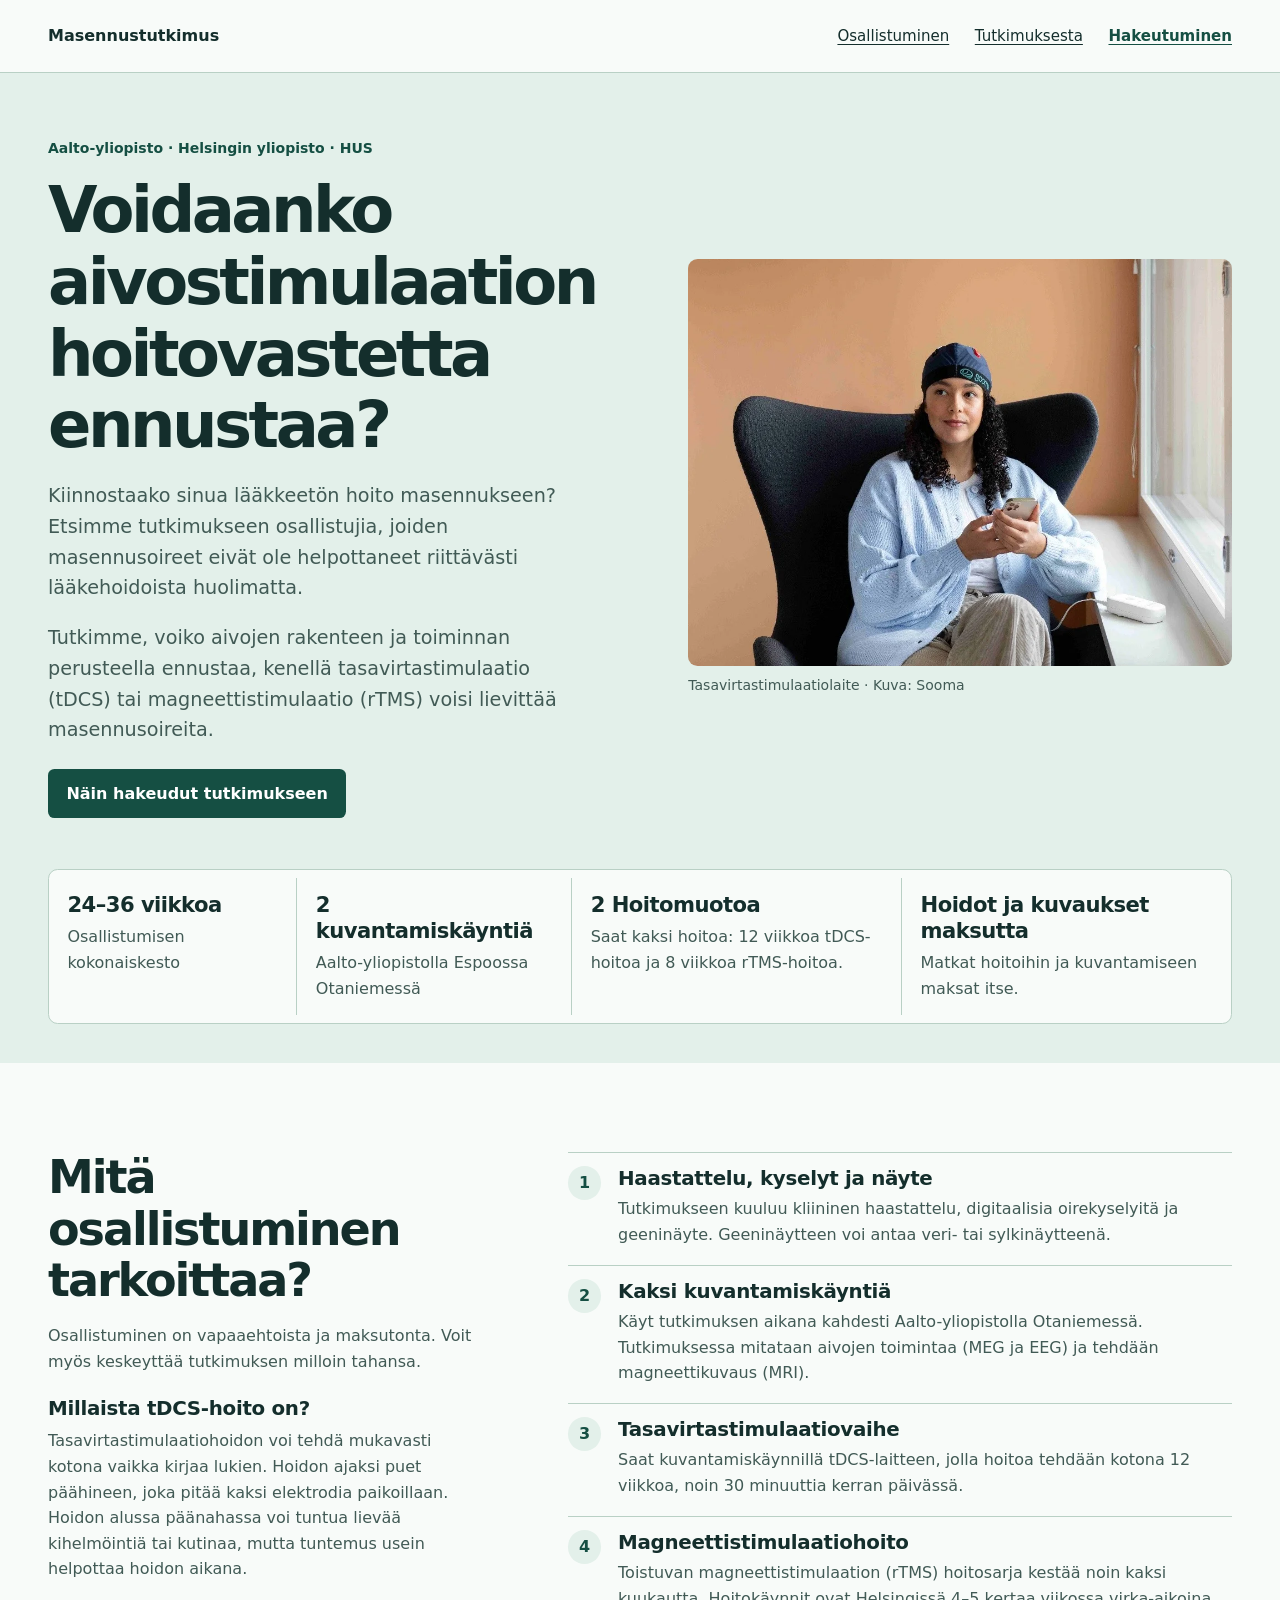
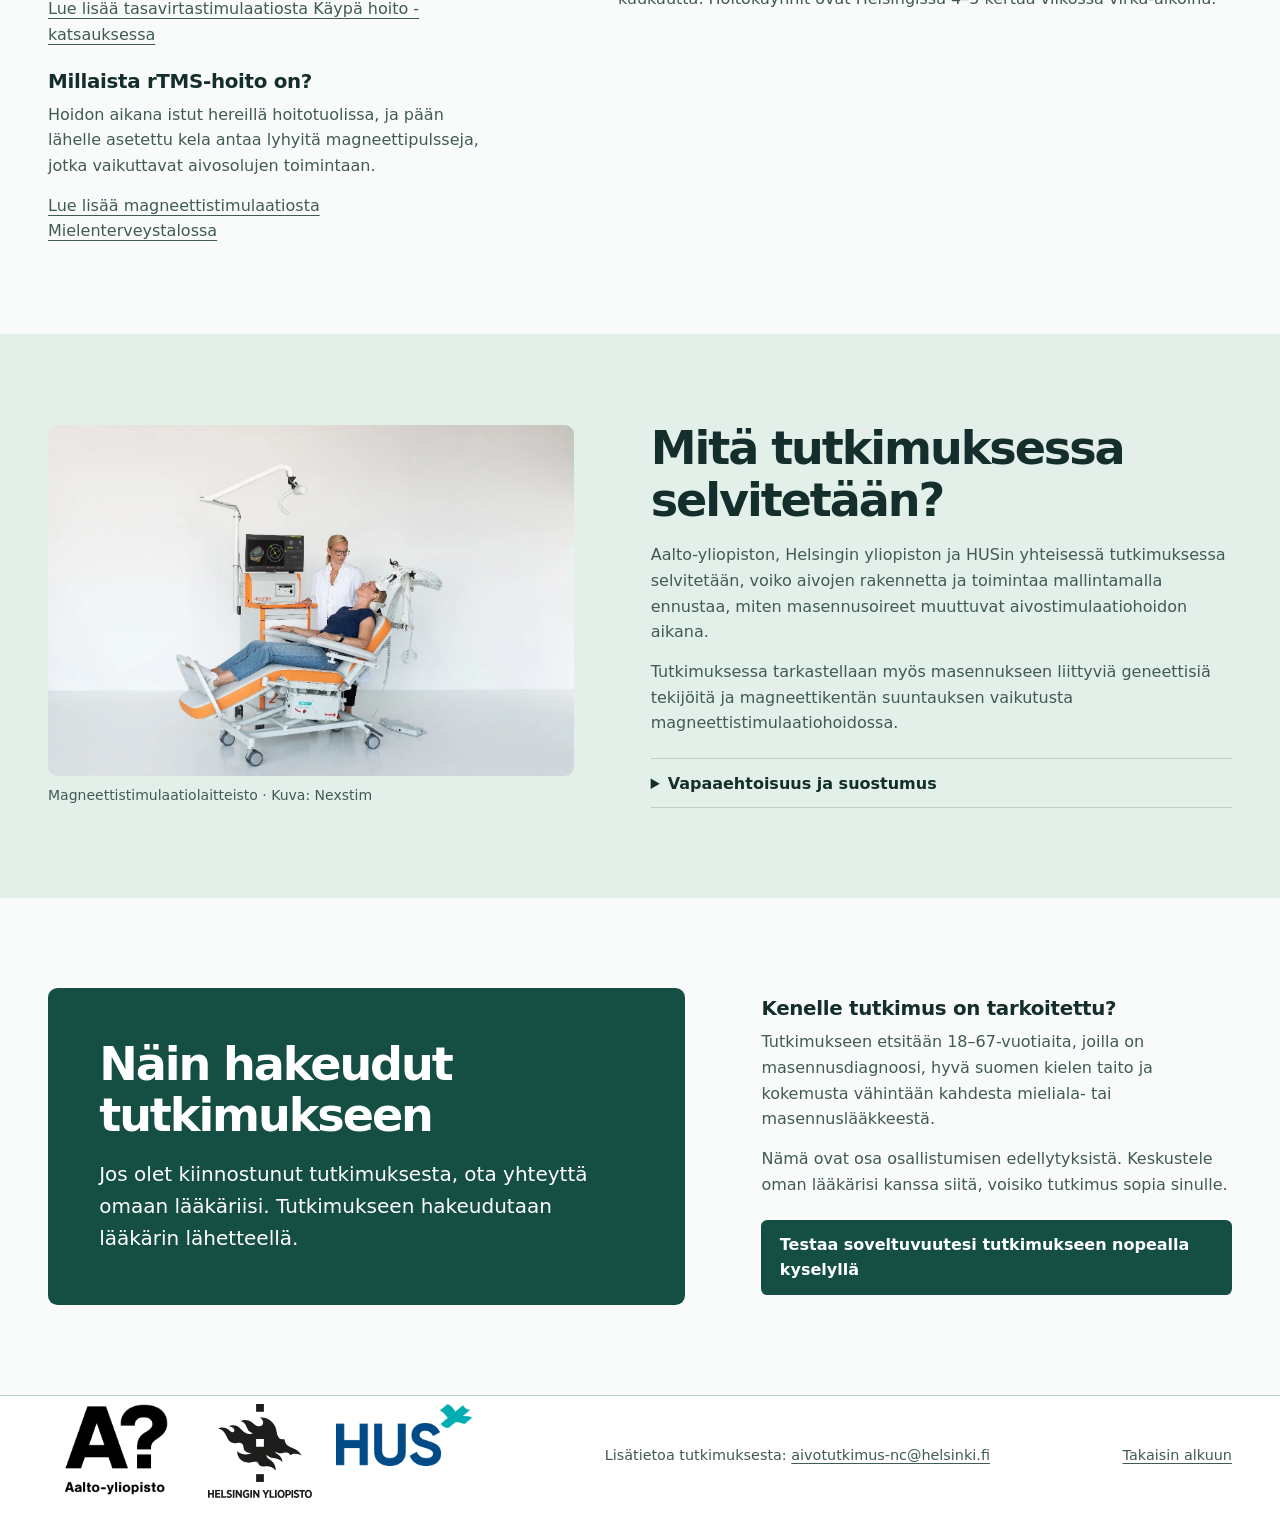
<file: index.html>
<!doctype html>
<html lang="fi">
<head>
  <meta charset="utf-8">
  <meta name="viewport" content="width=device-width, initial-scale=1">
  <meta name="robots" content="noindex">
  <meta name="description" content="Tietoa masennuksen aivostimulaatiotutkimuksesta, tutkimuskäynneistä ja siitä, miten tutkimukseen hakeudutaan.">
  <title>Masennuksen aivostimulaatiotutkimus</title>
  <link rel="stylesheet" href="assets/styles.css?v=headings">
</head>
<body id="alku">
  <a class="skip" href="#sisalto">Siirry sisältöön</a>
  <header class="header">
    <div class="wrap header-inner">
      <a class="identity" href="#alku">Masennustutkimus</a>
      <nav aria-label="Sivun osiot">
        <a href="#osallistuminen">Osallistuminen</a>
        <a href="#tutkimus">Tutkimuksesta</a>
        <a class="nav-apply" href="#hakeutuminen">Hakeutuminen</a>
      </nav>
    </div>
  </header>
  <main id="sisalto">
    <section class="hero">
      <div class="wrap">
        <div class="hero-grid">
          <div class="hero-copy">
            <p class="eyebrow">Aalto-yliopisto · Helsingin yliopisto · HUS</p>
            <h1>Voidaanko aivostimulaation hoitovastetta ennustaa?</h1>
            <p class="lead">Kiinnostaako sinua lääkkeetön hoito masennukseen? Etsimme tutkimukseen osallistujia, joiden masennusoireet eivät ole helpottaneet riittävästi lääkehoidoista huolimatta.</p>
            <p class="lead">Tutkimme, voiko aivojen rakenteen ja toiminnan perusteella ennustaa, kenellä tasavirtastimulaatio (tDCS) tai magneettistimulaatio (rTMS) voisi lievittää masennusoireita.</p>
            <a class="button" href="#hakeutuminen">Näin hakeudut tutkimukseen</a>
          </div>
          <figure class="hero-photo">
            <div class="hero-photo-frame">
              <img src="assets/tasavirtastimulaatio2.webp" alt="Henkilö istuu nojatuolissa stimulaatiopäähine päässään ja tasavirtastimulaatiolaite vierellään" width="1455" height="970" fetchpriority="high">
            </div>
            <figcaption>Tasavirtastimulaatiolaite · Kuva: Sooma</figcaption>
          </figure>
        </div>
        <dl class="facts" aria-label="Osallistuminen lyhyesti">
          <div><dt>24–36 viikkoa</dt><dd>Osallistumisen kokonaiskesto</dd></div>
          <div><dt>2 kuvantamiskäyntiä</dt><dd>Aalto-yliopistolla Espoossa Otaniemessä</dd></div>
          <div><dt>2 Hoitomuotoa</dt><dd>Saat kaksi hoitoa: 12 viikkoa tDCS-hoitoa ja 8 viikkoa rTMS-hoitoa.</dd></div>
          <div><dt>Hoidot ja kuvaukset maksutta</dt><dd>Matkat hoitoihin ja kuvantamiseen maksat itse.</dd></div>
        </dl>
      </div>
    </section>

    <section class="wrap section protocol" id="osallistuminen" aria-labelledby="vaiheet">
      <div>
        <h2 id="vaiheet">Mitä osallistuminen tarkoittaa?</h2>
        <p>Osallistuminen on vapaaehtoista ja maksutonta. Voit myös keskeyttää tutkimuksen milloin tahansa.</p>
        <h3 class="treatment-heading">Millaista tDCS-hoito on?</h3>
        <p>Tasavirtastimulaatiohoidon voi tehdä mukavasti kotona vaikka kirjaa lukien. Hoidon ajaksi puet päähineen, joka pitää kaksi elektrodia paikoillaan. Hoidon alussa päänahassa voi tuntua lievää kihelmöintiä tai kutinaa, mutta tuntemus usein helpottaa hoidon aikana.</p>
        <p><a href="https://www.kaypahoito.fi/nak09363">Lue lisää tasavirtastimulaatiosta Käypä hoito -katsauksessa</a></p>
        <h3 class="treatment-heading">Millaista rTMS-hoito on?</h3>
        <p>Hoidon aikana istut hereillä hoitotuolissa, ja pään lähelle asetettu kela antaa lyhyitä magneettipulsseja, jotka vaikuttavat aivosolujen toimintaan.</p>
        <p><a href="https://www.mielenterveystalo.fi/fi/masennus/aivojen-magneettistimulaatio">Lue lisää magneettistimulaatiosta Mielenterveystalossa</a></p>
      </div>
      <ol class="steps">
        <li><h3>Haastattelu, kyselyt ja näyte</h3><p>Tutkimukseen kuuluu kliininen haastattelu, digitaalisia oirekyselyitä ja geeninäyte. Geeninäytteen voi antaa veri- tai sylkinäytteenä.</p></li>
        <li><h3>Kaksi kuvantamiskäyntiä</h3><p>Käyt tutkimuksen aikana kahdesti Aalto-yliopistolla Otaniemessä. Tutkimuksessa mitataan aivojen toimintaa (MEG ja EEG) ja tehdään magneettikuvaus (MRI).</p></li>
        <li><h3>Tasavirtastimulaatiovaihe</h3><p>Saat kuvantamiskäynnillä tDCS-laitteen, jolla hoitoa tehdään kotona 12 viikkoa, noin 30 minuuttia kerran päivässä.</p></li>
        <li><h3>Magneettistimulaatiohoito</h3><p>Toistuvan magneettistimulaation (rTMS) hoitosarja kestää noin kaksi kuukautta. Hoitokäynnit ovat Helsingissä 4–5 kertaa viikossa virka-aikoina.</p></li>
      </ol>
    </section>

    <section class="research-band" id="tutkimus" aria-labelledby="tavoite">
      <div class="wrap section research">
        <figure class="research-photo">
          <img src="assets/magneettistimulaatio2.webp" alt="Hoitaja seisoo hoitotuolin vieressä, ja magneettistimulaatiokela on tuolissa istuvan henkilön pään kohdalla" width="1455" height="971" loading="lazy">
          <figcaption>Magneettistimulaatiolaitteisto · Kuva: Nexstim</figcaption>
        </figure>
        <div>
          <h2 id="tavoite">Mitä tutkimuksessa selvitetään?</h2>
          <p>Aalto-yliopiston, Helsingin yliopiston ja HUSin yhteisessä tutkimuksessa selvitetään, voiko aivojen rakennetta ja toimintaa mallintamalla ennustaa, miten masennusoireet muuttuvat aivostimulaatiohoidon aikana.</p>
          <p>Tutkimuksessa tarkastellaan myös masennukseen liittyviä geneettisiä tekijöitä ja magneettikentän suuntauksen vaikutusta magneettistimulaatiohoidossa.</p>
          <details>
            <summary>Vapaaehtoisuus ja suostumus</summary>
            <p>Osallistuminen on vapaaehtoista ja edellyttää suostumustasi. Voit kieltäytyä, keskeyttää osallistumisen tai perua suostumuksesi milloin tahansa syytä ilmoittamatta. Päätös ei vaikuta oikeuteesi saada tarvitsemaasi hoitoa. Osallistumisesta ei välttämättä ole sinulle henkilökohtaista hyötyä.</p>
          </details>
        </div>
      </div>
    </section>

    <section class="wrap section apply" id="hakeutuminen" aria-labelledby="lahete">
      <div class="apply-panel">
        <h2 id="lahete">Näin hakeudut tutkimukseen</h2>
        <p class="apply-lead">Jos olet kiinnostunut tutkimuksesta, ota yhteyttä omaan lääkäriisi. Tutkimukseen hakeudutaan lääkärin lähetteellä.</p>
      </div>
      <div class="criteria">
        <h3>Kenelle tutkimus on tarkoitettu?</h3>
        <p>Tutkimukseen etsitään 18–67-vuotiaita, joilla on masennusdiagnoosi, hyvä suomen kielen taito ja kokemusta vähintään kahdesta mieliala- tai masennuslääkkeestä.</p>
        <p>Nämä ovat osa osallistumisen edellytyksistä. Keskustele oman lääkärisi kanssa siitä, voisiko tutkimus sopia sinulle.</p>
        <a class="button" href="soveltuvuus.html">Testaa soveltuvuutesi tutkimukseen nopealla kyselyllä</a>
      </div>
    </section>
  </main>
  <footer class="partner-footer">
    <div class="wrap footer-inner">
      <ul class="partner-logos" role="list" aria-label="Tutkimuksen toteuttajat">
        <li><img src="assets/logo-aalto-yliopisto.png" alt="Aalto-yliopisto" width="585" height="511" loading="lazy"></li>
        <li>
          <img class="helsinki-logo" src="assets/hy-tunnus-fi.svg" alt="Helsingin yliopisto" width="283" height="256" loading="lazy">
        </li>
        <li><img class="hus-logo" src="assets/logo-hus.png" alt="HUS" width="194" height="89" loading="lazy"></li>
      </ul>
      <p>Lisätietoa tutkimuksesta: <a href="mailto:aivotutkimus-nc@helsinki.fi">aivotutkimus-nc@helsinki.fi</a></p>
      <a href="#alku">Takaisin alkuun</a>
    </div>
  </footer>
</body>
</html>
</file>
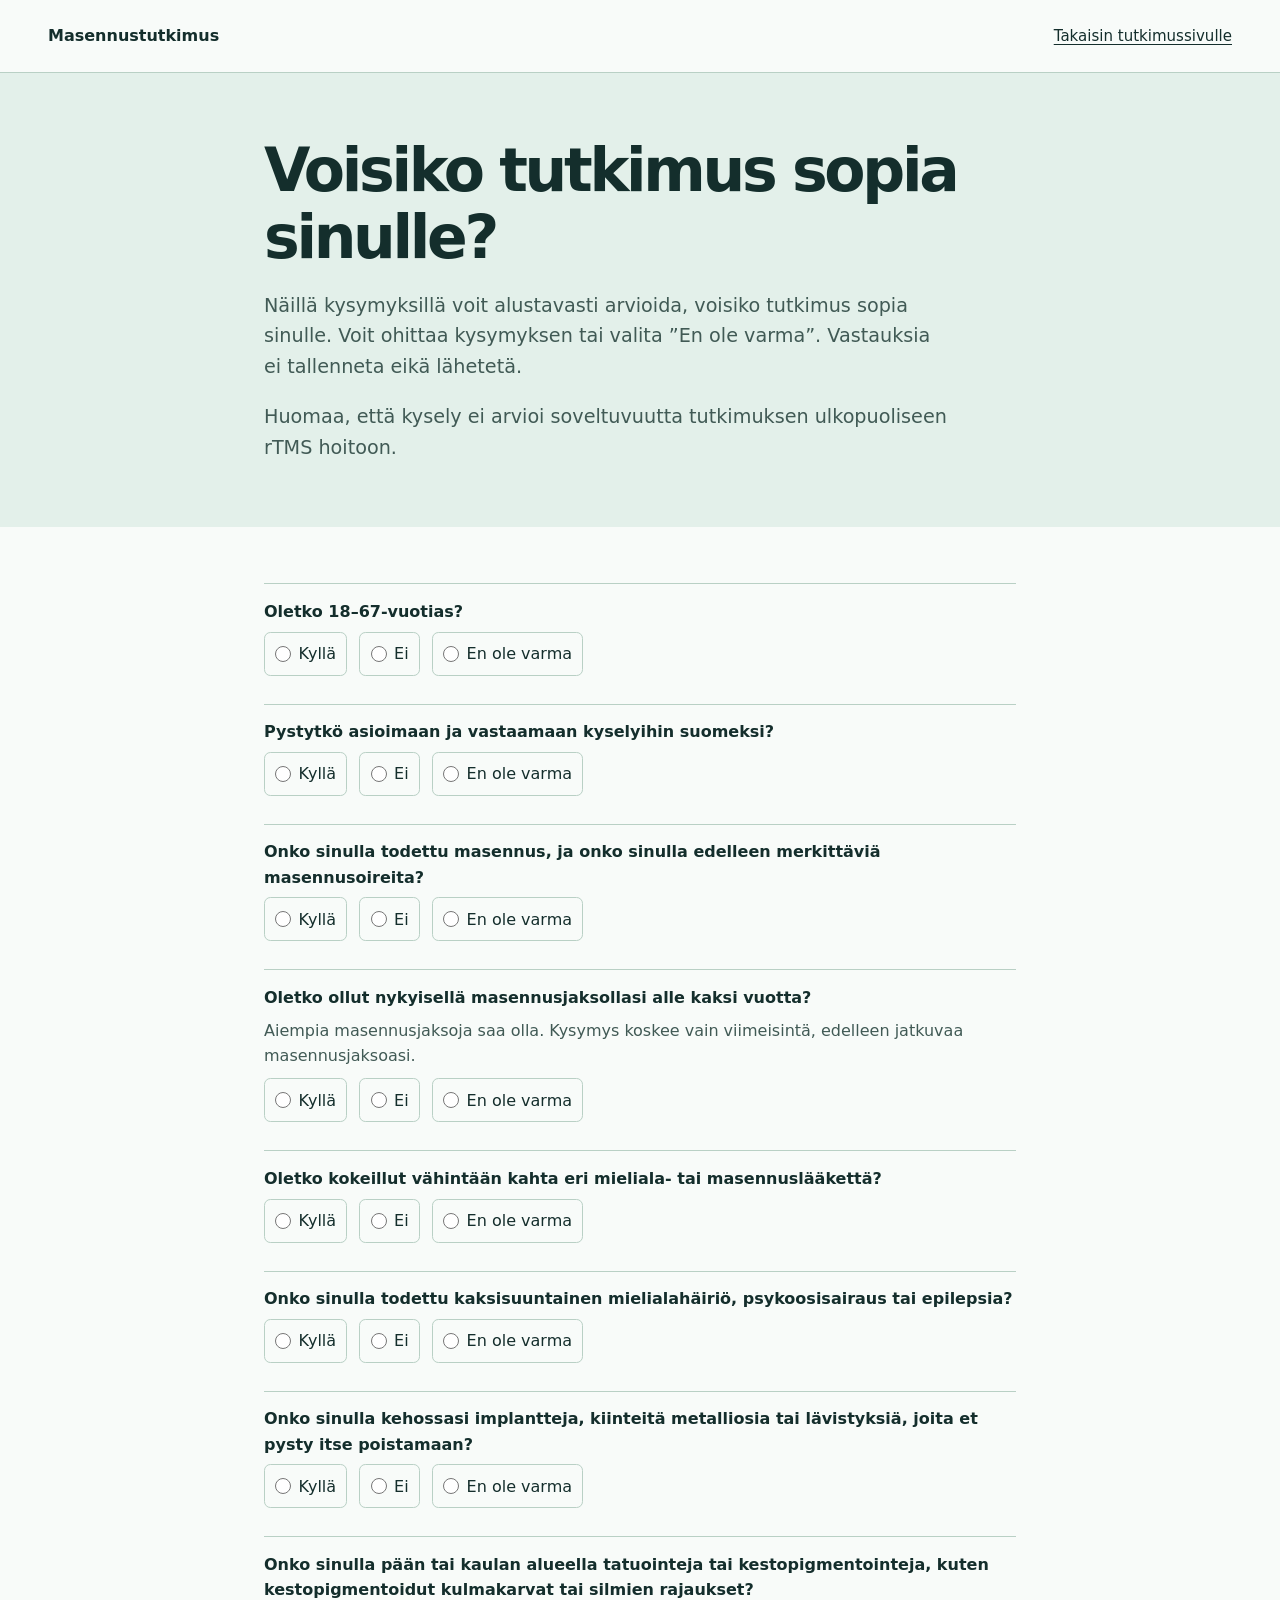
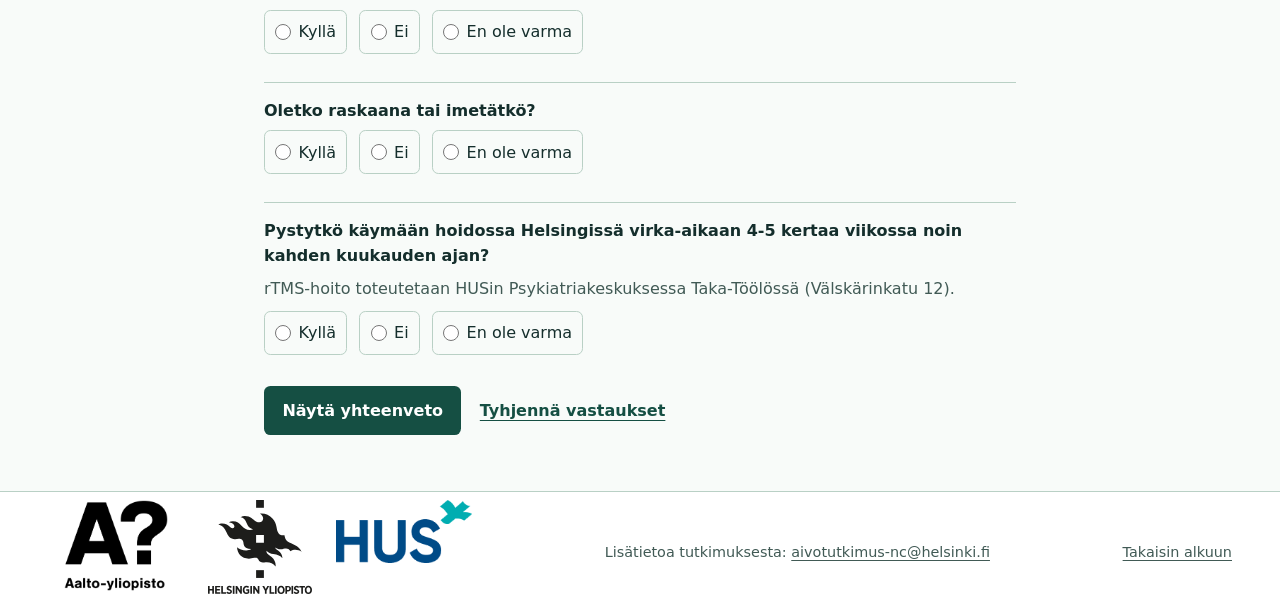
<file: soveltuvuus.html>
<!doctype html>
<html lang="fi">
<head>
  <meta charset="utf-8">
  <meta name="viewport" content="width=device-width, initial-scale=1">
  <meta name="robots" content="noindex">
  <meta http-equiv="Content-Security-Policy" content="form-action 'none'">
  <title>Voisiko tutkimus sopia sinulle? | Masennustutkimus</title>
  <link rel="stylesheet" href="assets/styles.css?v=headings">
  <link rel="stylesheet" href="assets/eligibility.css">
  <script src="assets/eligibility.js" defer></script>
</head>
<body id="alku">
  <a class="skip" href="#sisalto">Siirry sisältöön</a>
  <header class="header">
    <div class="wrap header-inner">
      <a class="identity" href="index.html">Masennustutkimus</a>
      <nav aria-label="Paluu tutkimussivulle">
        <a href="index.html#hakeutuminen">Takaisin tutkimussivulle</a>
      </nav>
    </div>
  </header>
  <main id="sisalto">
    <section class="survey-intro">
      <div class="wrap survey-width">
        <h1>Voisiko tutkimus sopia sinulle?</h1>
        <p class="lead">Näillä kysymyksillä voit alustavasti arvioida, voisiko tutkimus sopia sinulle. Voit ohittaa kysymyksen tai valita ”En ole varma”. Vastauksia ei tallenneta eikä lähetetä.</p>
        <p class="lead">Huomaa, että kysely ei arvioi soveltuvuutta tutkimuksen ulkopuoliseen rTMS hoitoon.</p>
      </div>
    </section>
    <div class="wrap survey-width survey-body">
      <noscript><p>Kohdat voi lukea tällä sivulla. Vastausten yhteenvedon näyttäminen edellyttää JavaScriptiä.</p></noscript>
      <form id="itsearvio" autocomplete="off" aria-label="Alustava kysely tutkimukseen osallistumisesta">

        <fieldset id="kohta-1" data-topic="Ikä" data-review-answer="no">
          <legend>Oletko 18–67-vuotias?</legend>
          <div class="survey-options">
            <label><input type="radio" name="kohta-1" value="yes"> Kyllä</label>
            <label><input type="radio" name="kohta-1" value="no"> Ei</label>
            <label><input type="radio" name="kohta-1" value="unsure"> En ole varma</label>
          </div>
        </fieldset>
        <fieldset id="kohta-2" data-topic="Asiointi ja kyselyihin vastaaminen suomeksi" data-review-answer="no">
          <legend>Pystytkö asioimaan ja vastaamaan kyselyihin suomeksi?</legend>
          <div class="survey-options">
            <label><input type="radio" name="kohta-2" value="yes"> Kyllä</label>
            <label><input type="radio" name="kohta-2" value="no"> Ei</label>
            <label><input type="radio" name="kohta-2" value="unsure"> En ole varma</label>
          </div>
        </fieldset>
        <fieldset id="kohta-3" data-topic="Masennusdiagnoosi ja nykyiset oireet" data-review-answer="no">
          <legend>Onko sinulla todettu masennus, ja onko sinulla edelleen merkittäviä masennusoireita?</legend>
          <div class="survey-options">
            <label><input type="radio" name="kohta-3" value="yes"> Kyllä</label>
            <label><input type="radio" name="kohta-3" value="no"> Ei</label>
            <label><input type="radio" name="kohta-3" value="unsure"> En ole varma</label>
          </div>
        </fieldset>
        <fieldset id="kohta-4" data-topic="Nykyisen masennusjakson kesto" data-review-answer="no" aria-describedby="kohta-4-ohje">
          <legend>Oletko ollut nykyisellä masennusjaksollasi alle kaksi vuotta?</legend>
          <p class="survey-hint" id="kohta-4-ohje">Aiempia masennusjaksoja saa olla. Kysymys koskee vain viimeisintä, edelleen jatkuvaa masennusjaksoasi.</p>
          <div class="survey-options">
            <label><input type="radio" name="kohta-4" value="yes"> Kyllä</label>
            <label><input type="radio" name="kohta-4" value="no"> Ei</label>
            <label><input type="radio" name="kohta-4" value="unsure"> En ole varma</label>
          </div>
        </fieldset>
        <fieldset id="kohta-5" data-topic="Aiemmat lääkekokeilut" data-review-answer="no">
          <legend>Oletko kokeillut vähintään kahta eri mieliala- tai masennuslääkettä?</legend>
          <div class="survey-options">
            <label><input type="radio" name="kohta-5" value="yes"> Kyllä</label>
            <label><input type="radio" name="kohta-5" value="no"> Ei</label>
            <label><input type="radio" name="kohta-5" value="unsure"> En ole varma</label>
          </div>
        </fieldset>
        <fieldset id="kohta-6" data-topic="Muut diagnoosit" data-review-answer="yes">
          <legend>Onko sinulla todettu kaksisuuntainen mielialahäiriö, psykoosisairaus tai epilepsia?</legend>
          <div class="survey-options">
            <label><input type="radio" name="kohta-6" value="yes"> Kyllä</label>
            <label><input type="radio" name="kohta-6" value="no"> Ei</label>
            <label><input type="radio" name="kohta-6" value="unsure"> En ole varma</label>
          </div>
        </fieldset>
        <fieldset id="kohta-7" data-topic="Implantit, kiinteät metalliosat ja lävistykset" data-review-answer="yes">
          <legend>Onko sinulla kehossasi implantteja, kiinteitä metalliosia tai lävistyksiä, joita et pysty itse poistamaan?</legend>
          <div class="survey-options">
            <label><input type="radio" name="kohta-7" value="yes"> Kyllä</label>
            <label><input type="radio" name="kohta-7" value="no"> Ei</label>
            <label><input type="radio" name="kohta-7" value="unsure"> En ole varma</label>
          </div>
        </fieldset>
        <fieldset id="kohta-8" data-topic="Pään tai kaulan alueen tatuoinnit ja kestopigmentoinnit" data-review-answer="yes">
          <legend>Onko sinulla pään tai kaulan alueella tatuointeja tai kestopigmentointeja, kuten kestopigmentoidut kulmakarvat tai silmien rajaukset?</legend>
          <div class="survey-options">
            <label><input type="radio" name="kohta-8" value="yes"> Kyllä</label>
            <label><input type="radio" name="kohta-8" value="no"> Ei</label>
            <label><input type="radio" name="kohta-8" value="unsure"> En ole varma</label>
          </div>
        </fieldset>
        <fieldset id="kohta-9" data-topic="Raskaus tai imetys" data-review-answer="yes">
          <legend>Oletko raskaana tai imetätkö?</legend>
          <div class="survey-options">
            <label><input type="radio" name="kohta-9" value="yes"> Kyllä</label>
            <label><input type="radio" name="kohta-9" value="no"> Ei</label>
            <label><input type="radio" name="kohta-9" value="unsure"> En ole varma</label>
          </div>
        </fieldset>
        <fieldset id="kohta-10" data-topic="Hoitokäyntien järjestyminen" data-review-answer="no" aria-describedby="kohta-10-ohje">
          <legend>Pystytkö käymään hoidossa Helsingissä virka-aikaan 4-5 kertaa viikossa noin kahden kuukauden ajan?</legend>
          <p class="survey-hint" id="kohta-10-ohje">rTMS-hoito toteutetaan HUSin Psykiatriakeskuksessa Taka-Töölössä (Välskärinkatu 12).</p>
          <div class="survey-options">
            <label><input type="radio" name="kohta-10" value="yes"> Kyllä</label>
            <label><input type="radio" name="kohta-10" value="no"> Ei</label>
            <label><input type="radio" name="kohta-10" value="unsure"> En ole varma</label>
          </div>
        </fieldset>
        <div class="survey-actions" hidden>
          <button class="button" type="button" id="nayta-yhteenveto">Näytä yhteenveto</button>
          <button type="reset" class="text-button">Tyhjennä vastaukset</button>
        </div>
      </form>
      <section class="survey-result" id="yhteenveto" aria-labelledby="yhteenveto-otsikko" hidden>
        <h2 id="yhteenveto-otsikko" tabindex="-1">Yhteenveto vastauksistasi</h2>
        <p id="vastatut" role="status"></p>
        <div id="keskusteltavat" hidden>
          <p>Näistä kohdista kannattaa jutella hoitavan lääkärisi tai tutkimushenkilökunnan kanssa.</p>
          <ul id="keskusteltavat-kohdat"></ul>
        </div>
        <p>Lopullinen päätös osallistumisesta tehdään yhdessä tutkimushenkilökunnan kanssa.</p>
        <p>Jos kiinnostuit, kysy hoitavalta lääkäriltäsi TMS-lähetteestä HUSin psykiatrian neuromodulaatiokeskukseen.</p>
        <p id="rtms-tutkimuksen-ulkopuolella" hidden>Vaikka et soveltuisi tutkimukseen, voit keskustella lääkärisi kanssa rTMS hoidon mahdollisuudesta.</p>
      </section>
    </div>
  </main>
  <footer class="partner-footer">
    <div class="wrap footer-inner">
      <ul class="partner-logos" role="list" aria-label="Tutkimuksen toteuttajat">
        <li><img src="assets/logo-aalto-yliopisto.png" alt="Aalto-yliopisto" width="585" height="511" loading="lazy"></li>
        <li>
          <img class="helsinki-logo" src="assets/hy-tunnus-fi.svg" alt="Helsingin yliopisto" width="283" height="256" loading="lazy">
        </li>
        <li><img class="hus-logo" src="assets/logo-hus.png" alt="HUS" width="194" height="89" loading="lazy"></li>
      </ul>
      <p>Lisätietoa tutkimuksesta: <a href="mailto:aivotutkimus-nc@helsinki.fi">aivotutkimus-nc@helsinki.fi</a></p>
      <a href="#alku">Takaisin alkuun</a>
    </div>
  </footer>
</body>
</html>
</file>
<file: assets/styles.css>
:root {
  color-scheme: light;
  --ink: #142e2c;
  --muted: #415a55;
  --paper: #f8fbf9;
  --mint: #e3f0ea;
  --line: #b9d0c5;
  --accent: #154f43;
  font: 100%/1.6 "Segoe UI", system-ui, sans-serif;
  color: var(--ink);
  background: var(--paper);
}

*, *::before, *::after { box-sizing: border-box; }
body, figure, h1, h2, h3, dl, dd, p { margin: 0; }
a { color: inherit; text-underline-offset: 0.22em; }
a:hover { text-decoration-thickness: 2px; }
:focus-visible { outline: 3px solid #b05920; outline-offset: 4px; }
img { display: block; max-width: 100%; }
.wrap { width: min(100% - 3rem, 74rem); margin-inline: auto; }
.skip { position: absolute; top: -5rem; left: 1rem; background: white; padding: 0.6rem 1rem; z-index: 1; }
.skip:focus { top: 0.5rem; }
.header { background: var(--paper); border-bottom: 1px solid var(--line); }
.header-inner, .footer-inner { display: flex; align-items: center; justify-content: space-between; gap: 1rem; }
.header-inner { min-height: 4.5rem; }
.identity { font-weight: 750; text-decoration: none; }
nav { display: flex; flex-wrap: wrap; align-items: center; gap: 0.35rem 1.6rem; }
nav a { min-height: 2.75rem; display: inline-flex; align-items: center; font-size: 0.94rem; }
.nav-apply { color: var(--accent); font-weight: 700; }
.hero { background: var(--mint); padding-block: clamp(2rem, 5vw, 4.75rem) clamp(1.5rem, 3vw, 2.5rem); }
.hero-grid { display: grid; grid-template-columns: 1.06fr 1fr; gap: clamp(1.5rem, 5vw, 4rem); align-items: center; }
.eyebrow { color: var(--accent); font-size: 0.875rem; font-weight: 750; margin-bottom: 1rem; }
h1, h2, h3 { line-height: 1.12; overflow-wrap: break-word; hyphens: none; }
h1 { font-size: clamp(2.45rem, 5vw, 4.65rem); letter-spacing: -0.055em; }
h2 { font-size: clamp(2rem, 3.6vw, 3.25rem); letter-spacing: -0.045em; }
h3 { font-size: 1.24rem; letter-spacing: -0.015em; }
p + p { margin-top: 0.9rem; }
.lead { margin-top: 1.2rem; max-width: 34rem; font-size: clamp(1.05rem, 1.5vw, 1.2rem); color: var(--muted); }
.button { display: inline-block; margin-top: 1.4rem; padding: 0.75rem 1.15rem; background: var(--accent); color: white; border-radius: 0.4rem; font-weight: 700; text-decoration: none; }
.button:hover { background: #0e3a31; text-decoration: underline; }
.hero-photo-frame, .research-photo img { border-radius: 0.6rem; }
.hero-photo-frame { aspect-ratio: 4 / 3; overflow: hidden; }
.hero-photo-frame img {
  width: 100%;
  height: 100%;
  object-fit: cover;
  object-position: right center;
  transform: scale(1.32);
  transform-origin: 77% 79%;
}
.research-photo img { width: 100%; height: auto; }
figcaption { margin-top: 0.5rem; color: var(--muted); font-size: 0.875rem; }
.facts { display: grid; grid-template-columns: 0.9fr 1fr 1.2fr 1.2fr; margin-top: clamp(1.75rem, 4vw, 3.5rem); padding: 0.5rem 0; background: var(--paper); border: 1px solid var(--line); border-radius: 0.6rem; }
.facts > div { min-width: 0; padding: 0.85rem 1.15rem; overflow-wrap: anywhere; }
.facts > div + div { border-left: 1px solid var(--line); }
.facts dt { font-size: clamp(1.04rem, 1.65vw, 1.43rem); line-height: 1.25; font-weight: 750; letter-spacing: -0.025em; }
.facts dd { margin-top: 0.35rem; color: var(--muted); }
.section { padding-block: clamp(2.75rem, 7vw, 6rem); scroll-margin-top: 1rem; }
.section h2 + p { margin-top: 1rem; }
.protocol { display: grid; grid-template-columns: 0.8fr 1.2fr; gap: clamp(1.5rem, 6vw, 5.5rem); }
.protocol > div > p, .steps p, .criteria p, .research p { color: var(--muted); }
.treatment-heading { margin: 1.5rem 0 0.5rem; }
.steps { list-style: none; counter-reset: step; margin: 0; padding: 0; }
.steps li { position: relative; padding: 0.95rem 0 1.1rem 3.15rem; min-height: 3.5rem; border-top: 1px solid var(--line); counter-increment: step; }
.steps li::before { content: counter(step); position: absolute; left: 0; top: 0.82rem; display: grid; place-items: center; width: 2.1rem; height: 2.1rem; border-radius: 50%; background: var(--mint); color: var(--accent); font-weight: 750; }
.steps p { margin-top: 0.35rem; }
.research-band { background: var(--mint); }
.research { display: grid; grid-template-columns: 0.95fr 1.05fr; align-items: center; gap: clamp(1.5rem, 6vw, 5rem); }
details { margin-top: 1.4rem; border-block: 1px solid var(--line); }
summary { padding-block: 0.7rem; cursor: pointer; font-weight: 700; }
details p { padding-bottom: 1rem; }
.apply { display: grid; grid-template-columns: 1.15fr 0.85fr; align-items: center; gap: clamp(1.5rem, 6vw, 5rem); }
.apply-panel { color: white; background: var(--accent); padding: clamp(1.4rem, 4vw, 3.25rem); border-radius: 0.6rem; }
.apply-panel h2 { text-wrap: wrap; }
.apply-lead { font-size: clamp(1.05rem, 1.6vw, 1.25rem); }
.criteria h3 { margin-bottom: 0.6rem; }
footer { border-top: 1px solid var(--line); color: var(--muted); }
.footer-inner { padding-block: 1.5rem; font-size: 0.9rem; }
.partner-footer { background: #fff; }
.partner-footer .footer-inner { padding-block: 0.5rem; gap: 0.35rem 1rem; }
.partner-logos {
  display: grid;
  grid-template-columns: repeat(3, minmax(0, 1fr));
  width: min(100%, 26.5rem);
  gap: 0.5rem;
  margin: 0;
  padding: 0;
  list-style: none;
}
.partner-logos li {
  display: grid;
  min-height: 6.5rem;
  align-content: start;
  justify-items: center;
  text-align: center;
  color: var(--ink);
  font-size: clamp(0.75rem, 4vw, 1.25rem);
  font-weight: 700;
  line-height: 1.2;
}
.partner-logos img { width: 76.5%; height: auto; }
.partner-logos .helsinki-logo { width: 76.5%; }
.partner-logos .hus-logo { width: 100%; }

@media (max-width: 56rem) {
  .facts { grid-template-columns: repeat(2, minmax(0, 1fr)); padding: 0; }
  .facts > div:nth-child(odd) { border-left: 0; }
  .facts > div:nth-child(n + 3) { border-top: 1px solid var(--line); }
}

@media (max-width: 43rem) {
  .wrap { width: min(100% - 2rem, 34rem); }
  .header-inner { display: block; padding-top: 0.7rem; }
  nav { gap: 0 1.1rem; }
  .hero-grid, .protocol, .research, .apply { grid-template-columns: minmax(0, 1fr); }
  .hero-grid { display: contents; }
  .hero > .wrap { display: flex; flex-direction: column; gap: 1.5rem; }
  .hero-photo { order: 1; }
  .hero-photo-frame { aspect-ratio: 3 / 2; }
  .hero-photo-frame img { transform-origin: 93% 79%; }
  .facts { margin-top: 0; }
  .facts > div { padding: 0.75rem; }
  .research-photo { order: 1; }
  .footer-inner { flex-wrap: wrap; }
}

@media (max-width: 22rem) {
  nav { gap: 0 0.65rem; }
  nav a { font-size: 0.875rem; }
}
</file>
<file: assets/eligibility.css>
.survey-width { max-width: 47rem; }
.survey-intro { background: var(--mint); padding-block: clamp(2rem, 6vw, 4rem); }
.survey-intro h1 { font-size: clamp(2.2rem, 5vw, 3.75rem); }
.survey-intro .lead { max-width: 43rem; }
.survey-body { padding-block: clamp(2rem, 5vw, 3.5rem); }
.survey-result h2 { font-size: clamp(1.55rem, 3.5vw, 2rem); margin-bottom: 1rem; }
#itsearvio fieldset { margin: 0; padding: 0 0 1.15rem; min-inline-size: 0; border: 0; }
#itsearvio fieldset + fieldset { margin-top: 0.6rem; }
#itsearvio legend { width: 100%; padding: 0.9rem 0 0.45rem; border-top: 1px solid var(--line); font-weight: 650; }
.survey-hint { margin: 0 0 0.6rem; color: var(--muted); }
ul.survey-hint { padding-left: 1.35rem; }
.survey-options, .survey-actions:not([hidden]) { display: flex; flex-wrap: wrap; gap: 0.45rem 0.75rem; }
.survey-options label { display: flex; align-items: center; gap: 0.45rem; min-height: 2.75rem; padding: 0.3rem 0.65rem; border: 1px solid var(--line); border-radius: 0.4rem; cursor: pointer; }
.survey-options label:has(input:checked) { background: var(--mint); border-color: var(--accent); }
.survey-options input { margin: 0; width: 1rem; height: 1rem; accent-color: var(--accent); }
.survey-actions { align-items: center; margin-top: 0.75rem; }
.survey-actions .button { margin: 0; }
button.button, .text-button { font: inherit; font-weight: 700; cursor: pointer; }
button.button { border: 0; }
.text-button { min-height: 2.75rem; padding: 0.4rem; border: 0; color: var(--accent); background: none; text-decoration: underline; text-underline-offset: 0.22em; }
.survey-result { margin-top: 1.5rem; padding: clamp(1rem, 4vw, 2rem); border: 1px solid var(--line); border-radius: 0.6rem; background: var(--mint); }
#keskusteltavat { margin-top: 0.8rem; }
.survey-result ul { padding-inline-start: 1.4rem; }

@media (max-width: 32rem) {
  .survey-options { display: grid; }
}
</file>
